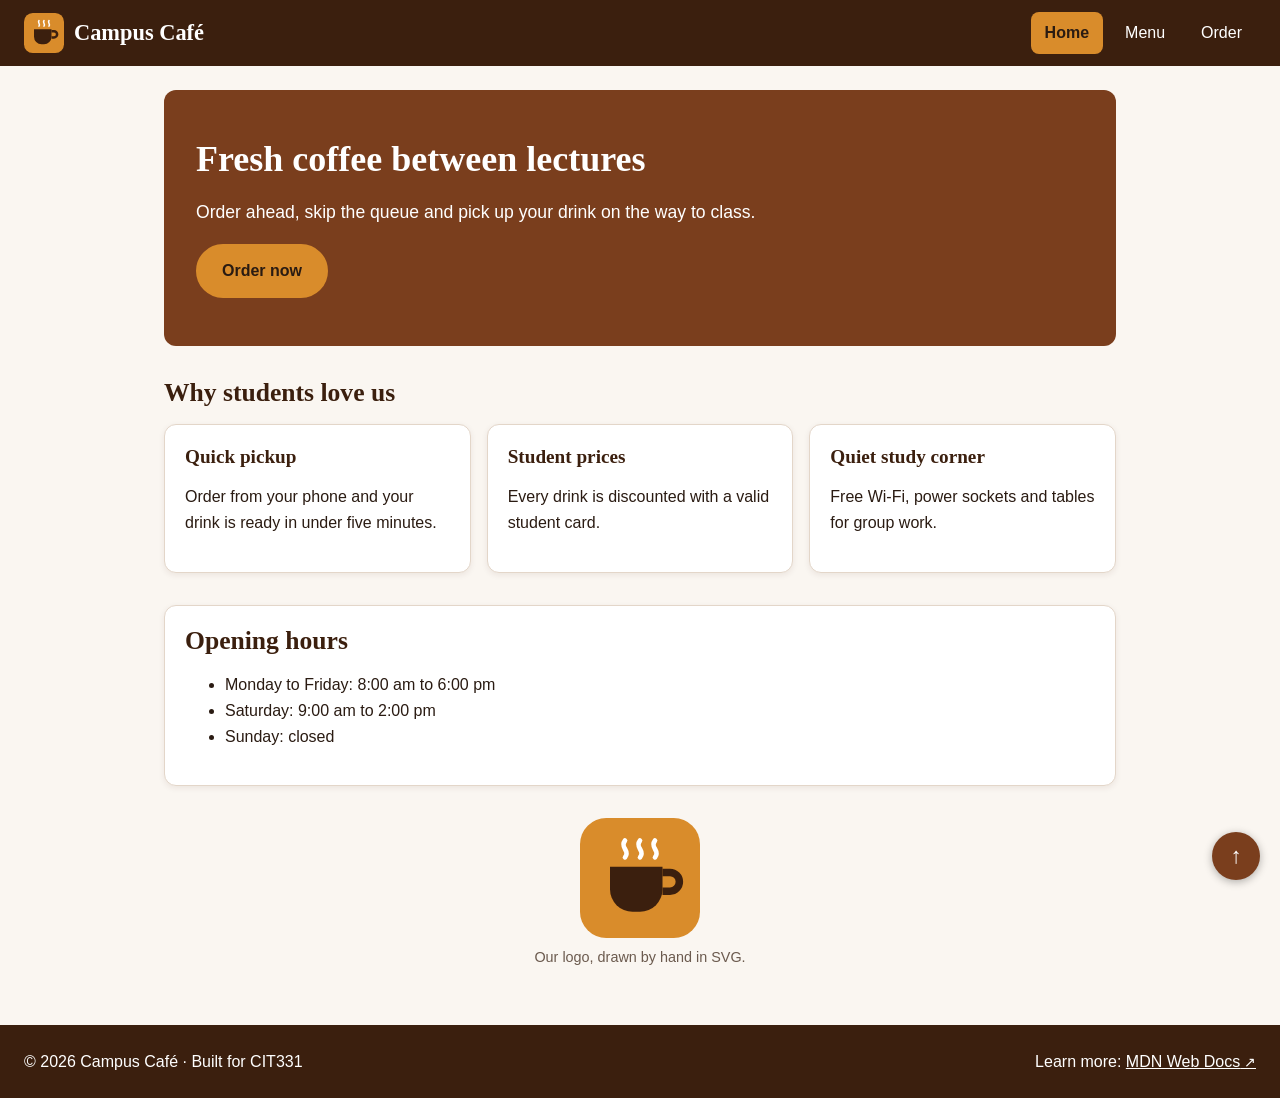
<file: index.html>
<!DOCTYPE html>
<html lang="en">
<head>
  <meta charset="UTF-8">
  <meta name="viewport" content="width=device-width, initial-scale=1.0">
  <meta name="description" content="Campus Café: fresh coffee, snacks and a quiet study space.">
  <title>Campus Café | Home</title>
  <link rel="stylesheet" href="css/styles.css">
</head>
<body id="top">
  <a class="skip-link" href="#main">Skip to main content</a>
 
  <header class="site-header">
    <a class="brand" href="index.html">
      <img src="images/logo.svg" alt="" width="40" height="40">
      <span>Campus Café</span>
    </a>
    <nav aria-label="Main">
      <ul class="nav-list">
        <li><a href="index.html" class="active" aria-current="page">Home</a></li>
        <li><a href="menu.html">Menu</a></li>
        <li><a href="order.html">Order</a></li>
      </ul>
    </nav>
  </header>
 
  <main id="main">
    <section class="hero">
      <h1>Fresh coffee between lectures</h1>
      <p>Order ahead, skip the queue and pick up your drink on the way to class.</p>
      <a class="btn" href="order.html">Order now</a>
    </section>
 
    <section class="highlights">
      <h2>Why students love us</h2>
      <div class="card-row">
        <article class="card">
          <h3>Quick pickup</h3>
          <p>Order from your phone and your drink is ready in under five minutes.</p>
        </article>
        <article class="card">
          <h3>Student prices</h3>
          <p>Every drink is discounted with a valid student card.</p>
        </article>
        <article class="card">
          <h3>Quiet study corner</h3>
          <p>Free Wi-Fi, power sockets and tables for group work.</p>
        </article>
      </div>
    </section>
 
    <aside class="card notice">
      <h2>Opening hours</h2>
      <ul>
        <li>Monday to Friday: <time datetime="08:00">8:00 am</time> to <time datetime="18:00">6:00 pm</time></li>
        <li>Saturday: <time datetime="09:00">9:00 am</time> to <time datetime="14:00">2:00 pm</time></li>
        <li>Sunday: closed</li>
      </ul>
    </aside>
 
    <figure class="logo-figure">
      <img src="images/logo.svg" alt="Campus Café logo: a coffee cup with steam" width="120" height="120">
      <figcaption>Our logo, drawn by hand in SVG.</figcaption>
    </figure>
  </main>
 
  <footer class="site-footer">
    <p>&copy; 2026 Campus Café &middot; Built for CIT331</p>
    <p>Learn more: <a href="https://developer.mozilla.org/" target="_blank" rel="noopener noreferrer">MDN Web Docs</a></p>
  </footer>
 
  <a class="back-to-top" href="#top" aria-label="Back to top">&uarr;</a>
</body>
</html>
</file>
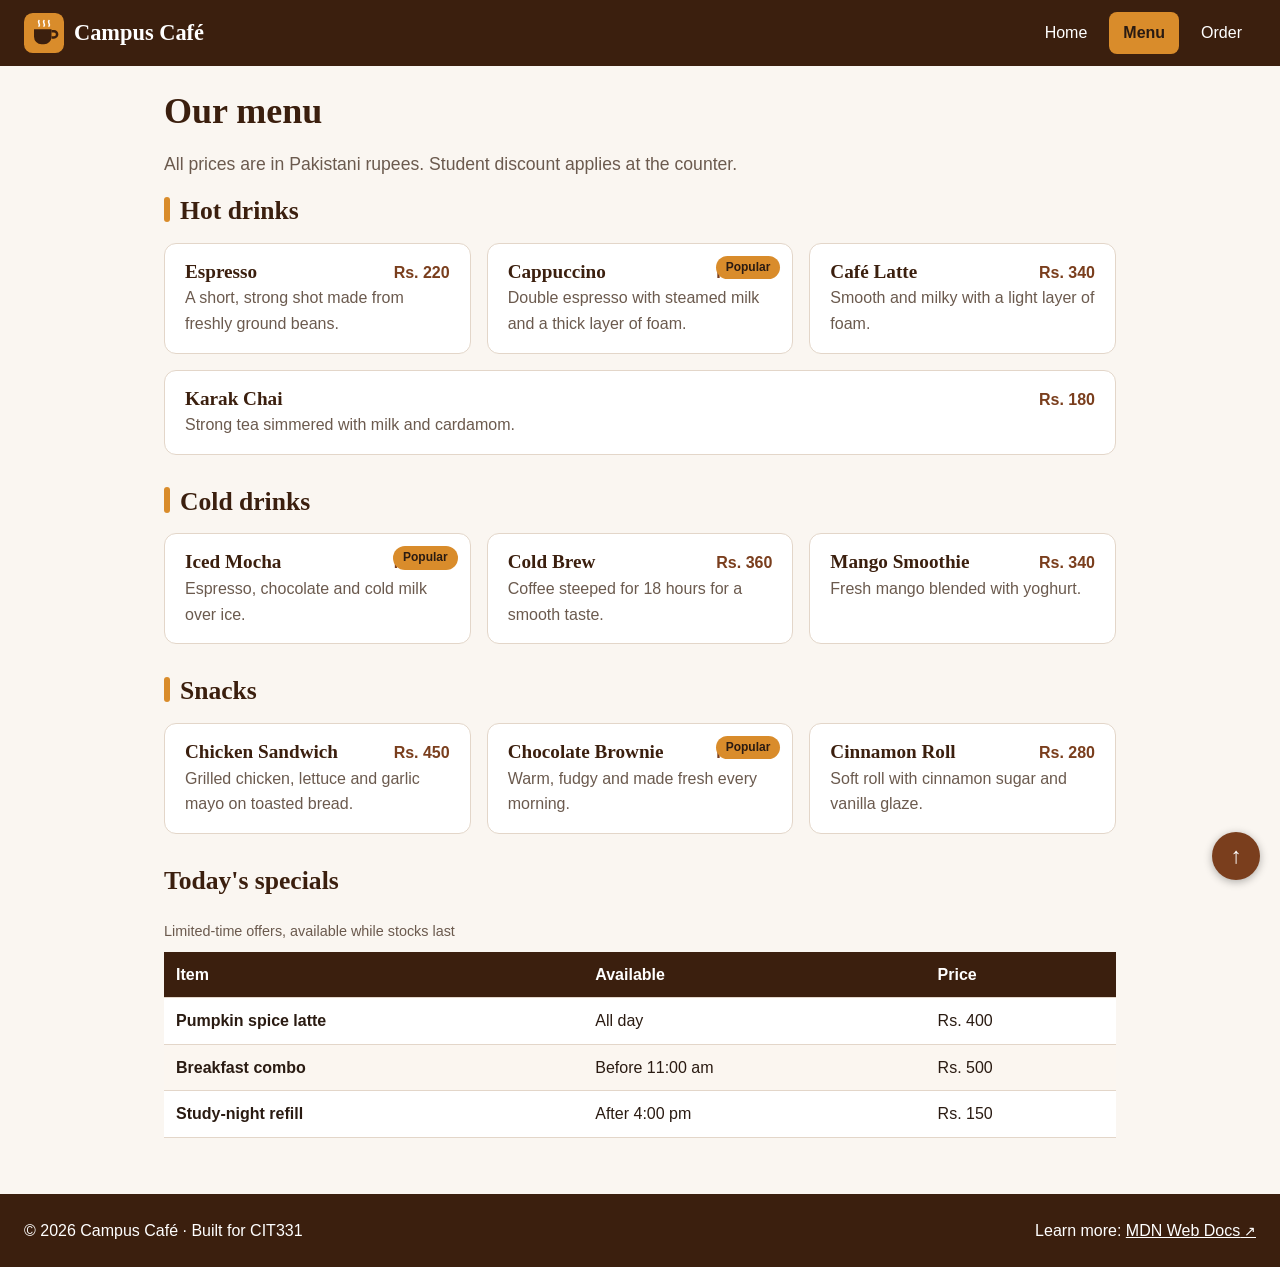
<file: menu.html>
<!DOCTYPE html>
<html lang="en">
<head>
  <meta charset="UTF-8">
  <meta name="viewport" content="width=device-width, initial-scale=1.0">
  <meta name="description" content="The Campus Café menu: hot drinks, cold drinks and snacks.">
  <title>Campus Café | Menu</title>
  <link rel="stylesheet" href="css/styles.css">
</head>
<body id="top">
  <a class="skip-link" href="#main">Skip to main content</a>
 
  <header class="site-header">
    <a class="brand" href="index.html">
      <img src="images/logo.svg" alt="" width="40" height="40">
      <span>Campus Café</span>
    </a>
    <nav aria-label="Main">
      <ul class="nav-list">
        <li><a href="index.html">Home</a></li>
        <li><a href="menu.html" class="active" aria-current="page">Menu</a></li>
        <li><a href="order.html">Order</a></li>
      </ul>
    </nav>
  </header>
 
  <main id="main">
    <h1>Our menu</h1>
    <p>All prices are in Pakistani rupees. Student discount applies at the counter.</p>
 
   <section class="menu-group">
      <h2>Hot drinks</h2>
      <div class="menu-list">
        <article class="menu-item">
          <div class="item-head">
            <h3>Espresso</h3>
            <span class="price">Rs. 220</span>
          </div>
          <p>A short, strong shot made from freshly ground beans.</p>
        </article>
        <article class="menu-item">
          <span class="badge">Popular</span>
          <div class="item-head">
            <h3>Cappuccino</h3>
            <span class="price">Rs. 320</span>
          </div>
          <p>Double espresso with steamed milk and a thick layer of foam.</p>
        </article>
        <article class="menu-item">
          <div class="item-head">
            <h3>Caf&eacute; Latte</h3>
            <span class="price">Rs. 340</span>
          </div>
          <p>Smooth and milky with a light layer of foam.</p>
        </article>
        <article class="menu-item">
          <div class="item-head">
            <h3>Karak Chai</h3>
            <span class="price">Rs. 180</span>
          </div>
          <p>Strong tea simmered with milk and cardamom.</p>
        </article>
      </div>
    </section>

      <!-- Step 2.4: add the Cold drinks and Snacks sections here -->

    <section class="menu-group">
      <h2>Cold drinks</h2>
      <div class="menu-list">
        <article class="menu-item">
            <span class="badge">Popular</span>
          <div class="item-head">
            <h3>Iced Mocha</h3>
            <span class="price">Rs. 380</span>
          </div>
          <p>Espresso, chocolate and cold milk over ice.</p>
        </article>
        <article class="menu-item">
          <div class="item-head">
            <h3>Cold Brew</h3>
            <span class="price">Rs. 360</span>
          </div>
          <p>Coffee steeped for 18 hours for a smooth taste.</p>
        </article>
        <article class="menu-item">
          <div class="item-head">
            <h3>Mango Smoothie</h3>
            <span class="price">Rs. 340</span>
          </div>
          <p>Fresh mango blended with yoghurt.</p>
        </article>
      </div>
    </section>

    
    <section class="menu-group">
        <h2>Snacks</h2>
        <div class="menu-list">
            <article class="menu-item">
            <div class="item-head">
                <h3>Chicken Sandwich</h3>
                <span class="price">Rs. 450</span>
            </div>
            <p>Grilled chicken, lettuce and garlic mayo on toasted bread.</p>
            </article>
            <article class="menu-item">
            <span class="badge">Popular</span>
            <div class="item-head">
                <h3>Chocolate Brownie</h3>
                <span class="price">Rs. 250</span>
            </div>
            <p>Warm, fudgy and made fresh every morning.</p>
            </article>
            <article class="menu-item">
            <div class="item-head">
                <h3>Cinnamon Roll</h3>
                <span class="price">Rs. 280</span>
            </div>
            <p>Soft roll with cinnamon sugar and vanilla glaze.</p>
            </article>
        </div>
        </section>
        
        <section class="specials">
      <h2>Today's specials</h2>
      <div class="table-wrap">
        <table>
          <caption>Limited-time offers, available while stocks last</caption>
          <thead>
            <tr>
              <th scope="col">Item</th>
              <th scope="col">Available</th>
              <th scope="col">Price</th>
            </tr>
          </thead>
          <tbody>
            <tr><th scope="row">Pumpkin spice latte</th><td>All day</td><td>Rs. 400</td></tr>
            <tr><th scope="row">Breakfast combo</th><td>Before 11:00 am</td><td>Rs. 500</td></tr>
            <tr><th scope="row">Study-night refill</th><td>After 4:00 pm</td><td>Rs. 150</td></tr>
          </tbody>
        </table>
      </div>
    </section>
  </main>
 
  <footer class="site-footer">
    <p>&copy; 2026 Campus Caf&eacute; &middot; Built for CIT331</p>
    <p>Learn more: <a href="https://developer.mozilla.org/" target="_blank" rel="noopener noreferrer">MDN Web Docs</a></p>
  </footer>
 
  <a class="back-to-top" href="#top" aria-label="Back to top">&uarr;</a>
</body>
</html>
</file>
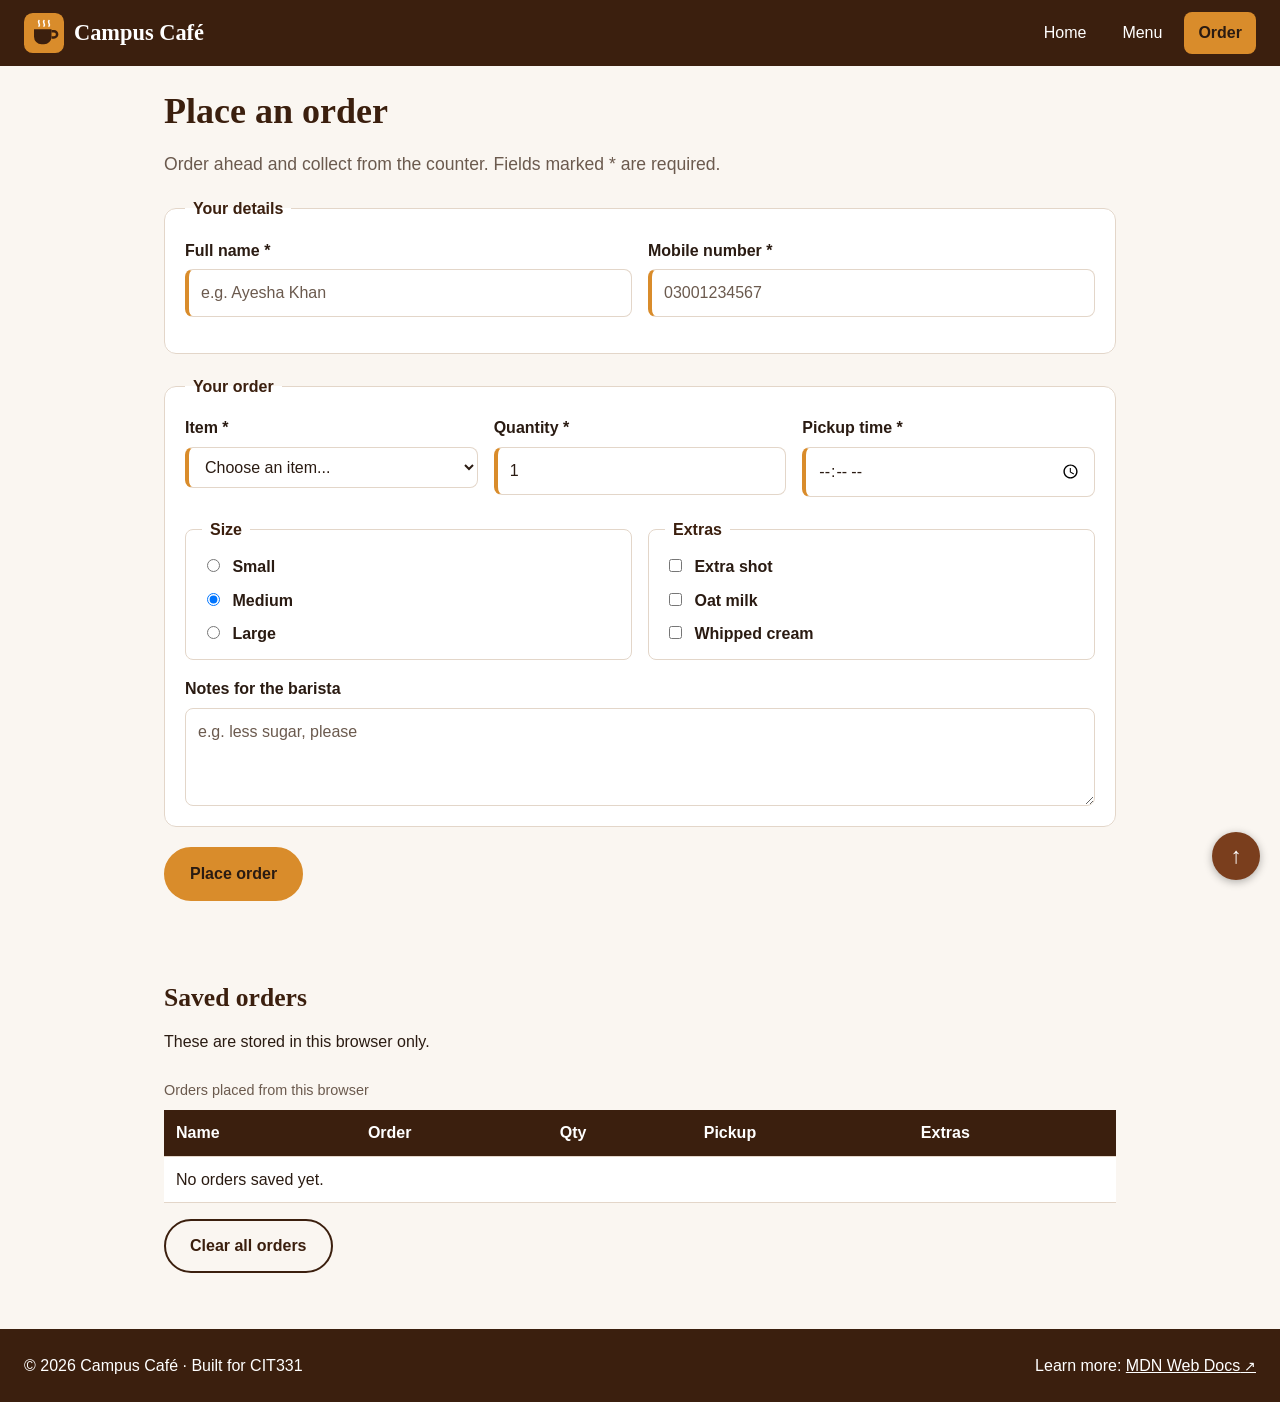
<file: order.html>
<!DOCTYPE html>
<html lang="en">
<head>
  <meta charset="UTF-8">
  <meta name="viewport" content="width=device-width, initial-scale=1.0">
  <meta name="description" content="Order ahead from Campus Café and collect at the counter.">
  <title>Campus Café | Order</title>
  <link rel="stylesheet" href="css/styles.css">
  <script src="js/order.js" defer></script>
</head>
<body id="top">
  <a class="skip-link" href="#main">Skip to main content</a>
  <header class="site-header">
    <a class="brand" href="index.html">
      <img src="images/logo.svg" alt="" width="40" height="40">
      <span>Campus Café</span>
    </a>
    <nav aria-label="Main">
      <ul class="nav-list">
        <li><a href="index.html">Home</a></li>
        <li><a href="menu.html">Menu</a></li>
        <li><a href="order.html" class="active" aria-current="page">Order</a></li>
      </ul>
    </nav>
  </header>
 
  <main id="main">
  <h1>Place an order</h1>
  <p>Order ahead and collect from the counter. Fields marked * are required.</p>
 
  <form id="order-form" action="#" method="post">
    <fieldset>
      <legend>Your details</legend>
      <div class="form-row">
        <div class="field">
          <label for="name">Full name *</label>
          <input type="text" id="name" name="name" required minlength="3"
                 maxlength="50" placeholder="e.g. Ayesha Khan" autocomplete="name">
        </div>
        <div class="field">
          <label for="phone">Mobile number *</label>
          <input type="tel" id="phone" name="phone" required pattern="03[0-9]{9}"
                 title="11 digits starting with 03, for example 03001234567"
                 placeholder="03001234567" autocomplete="tel">
        </div>
      </div>
    </fieldset>
 
    <fieldset>
      <legend>Your order</legend>
      <div class="form-row">
        <div class="field">
          <label for="item">Item *</label>
          <select id="item" name="item" required>
            <option value="">Choose an item...</option>
            <option>Espresso</option>
            <option>Cappuccino</option>
            <option>Cafe Latte</option>
            <option>Karak Chai</option>
            <option>Iced Mocha</option>
            <option>Cold Brew</option>
            <option>Mango Smoothie</option>
            <option>Chicken Sandwich</option>
            <option>Chocolate Brownie</option>
            <option>Cinnamon Roll</option>
          </select>
        </div>
        <div class="field">
          <label for="qty">Quantity *</label>
          <input type="number" id="qty" name="qty" required min="1" max="10" value="1">
        </div>
        <div class="field">
          <label for="pickup">Pickup time *</label>
          <input type="time" id="pickup" name="pickup" required min="08:00" max="18:00">
        </div>
      </div>
 
      <div class="form-row">
        <fieldset class="choice">
          <legend>Size</legend>
          <label><input type="radio" name="size" value="Small"> Small</label>
          <label><input type="radio" name="size" value="Medium" checked> Medium</label>
          <label><input type="radio" name="size" value="Large"> Large</label>
        </fieldset>
        <fieldset class="choice">
          <legend>Extras</legend>
          <label><input type="checkbox" name="extras" value="Extra shot"> Extra shot</label>
          <label><input type="checkbox" name="extras" value="Oat milk"> Oat milk</label>
          <label><input type="checkbox" name="extras" value="Whipped cream"> Whipped cream</label>
        </fieldset>
      </div>
 
      <div class="field">
        <label for="notes">Notes for the barista</label>
        <textarea id="notes" name="notes" rows="3" maxlength="200"
                  placeholder="e.g. less sugar, please"></textarea>
      </div>
    </fieldset>
 
    <button type="submit" class="btn">Place order</button>
    <p id="message" role="status" aria-live="polite"></p>
  </form>
 
  <section class="saved-orders">
    <h2>Saved orders</h2>
    <p>These are stored in this browser only.</p>
    <div class="table-wrap">
      <table>
        <caption>Orders placed from this browser</caption>
        <thead>
          <tr>
            <th scope="col">Name</th>
            <th scope="col">Order</th>
            <th scope="col">Qty</th>
            <th scope="col">Pickup</th>
            <th scope="col">Extras</th>
          </tr>
        </thead>
        <tbody id="orders-body"></tbody>
      </table>
    </div>
    <button type="button" id="clear-orders" class="btn btn-secondary">Clear all orders</button>
  </section>
</main>

 
  <footer class="site-footer">
    <p>&copy; 2026 Campus Café &middot; Built for CIT331</p>
    <p>Learn more: <a href="https://developer.mozilla.org/" target="_blank" rel="noopener noreferrer">MDN Web Docs</a></p>
  </footer>
 
  <a class="back-to-top" href="#top" aria-label="Back to top">&uarr;</a>
</body>
</html>
</file>
<file: css/styles.css>
/* ===== Campus Café: styles.css ===== */
 
/* ---------- 1. Reset, tokens and base typography ---------- */
*, *::before, *::after {
  box-sizing: border-box;
}
 
:root {
  --brand: #7a3e1d;
  --brand-dark: #3b1f0e;
  --accent: #d98c2b;
  --bg: #faf6f1;
  --surface: #ffffff;
  --text: #2a1b12;
  --muted: #6b5a4e;
  --border: #e3d6c9;
  --space: 16px;
  --radius: 12px;
}
 
body {
  margin: 0;
  font-family: "Segoe UI", Arial, sans-serif;
  font-size: 1rem;
  line-height: 1.6;
  color: var(--text);
  background: var(--bg);
}

/* ---------- 2. Headings, links, focus ---------- */
h1, h2, h3 {
  font-family: Georgia, "Times New Roman", serif;
  color: var(--brand-dark);
  line-height: 1.2;
}
h1 { font-size: 2.25rem; margin: 0 0 var(--space); }
h2 { font-size: 1.6rem;  margin: 0 0 var(--space); }
h3 { font-size: 1.2rem;  margin: 0 0 8px; }
 
a { color: var(--brand); }
a:hover {
  color: var(--brand-dark);
  text-decoration-thickness: 3px;
}
 
a:focus-visible,
button:focus-visible,
input:focus-visible,
select:focus-visible,
textarea:focus-visible {
  outline: 3px solid var(--brand);
  outline-offset: 3px;
}

/* ---------- 3. Page shell ---------- */
#main {
  max-width: 1000px;
  margin: 0 auto;
  padding: 24px;
}
main > section,
main > aside,
main > figure {
  margin: 0 0 32px;
}
h1 + p {
  font-size: 1.1rem;
  color: var(--muted);
}
 
/* ---------- 4. Header and navigation ---------- */

.brand {
  color: #fff;
  text-decoration: none;
  font-family: Georgia, "Times New Roman", serif;
  font-size: 1.4rem;
  font-weight: 700;
}
.nav-list {
  list-style: none;
  margin: 12px 0 0;
  padding: 0;
}
.nav-list li { display: inline-block; }
.nav-list a {
  display: inline-block;
  color: #fff;
  text-decoration: none;
  padding: 8px 14px;
  border-radius: 8px;
}
.nav-list a:not(.active):hover {
  background: rgba(255, 255, 255, 0.18);
}
.nav-list a.active {
  background: var(--accent);
  color: var(--text);
  font-weight: 700;
}
 
/* ---------- 5. Footer ---------- */
.site-footer {
  background: var(--brand-dark);
  color: #fff;
  padding: 20px 24px;
}
.site-footer p { margin: 4px 0; }
.site-footer a { color: #fff; }

/* ---------- 6. Hero, buttons, cards ---------- */
.hero {
  background: var(--brand);
  color: #fff;
  padding: 48px 32px;
  border-radius: var(--radius);
}
.hero h1,
.hero p {
  color: #fff;
}
.hero h1 { margin-bottom: 12px; }
 
.btn {
  display: inline-block;
  background: var(--accent);
  color: var(--text);
  font: inherit;
  font-weight: 700;
  padding: 12px 24px;
  border: 2px solid var(--accent);
  border-radius: 999px;
  text-decoration: none;
  cursor: pointer;
}
.btn:hover {
  background: var(--brand-dark);
  border-color: var(--brand-dark);
  color: #fff;
}
.btn-secondary {
  background: transparent;
  color: var(--brand-dark);
  border-color: var(--brand-dark);
}
.btn-secondary:hover {
  background: var(--brand-dark);
  color: #fff;
}
 
.card {
  background: var(--surface);
  border: 1px solid var(--border);
  border-radius: var(--radius);
  padding: 20px;
  box-shadow: 0 2px 6px rgba(59, 31, 14, 0.08);
}
.logo-figure { text-align: center; }
figcaption { color: var(--muted); font-size: 0.9rem; }

/* ---------- 7. Menu, tables ---------- */
.menu-group h2::before {
  content: "";
  display: inline-block;
  width: 6px;
  height: 1em;
  margin-right: 10px;
  background: var(--accent);
  border-radius: 3px;
  vertical-align: -0.12em;
}
.menu-item {
  background: var(--surface);
  border: 1px solid var(--border);
  border-radius: var(--radius);
  padding: 16px 20px;
  margin-bottom: 16px;
}
.menu-item p { margin: 0; color: var(--muted); }
.item-head h3 { margin: 0; }
.price { font-weight: 700; color: var(--brand); }
 
table {
  width: 100%;
  border-collapse: collapse;
  background: var(--surface);
}
caption {
  text-align: left;
  padding: 8px 0;
  color: var(--muted);
  font-size: 0.9rem;
}
th, td {
  text-align: left;
  padding: 10px 12px;
  border-bottom: 1px solid var(--border);
}
thead th {
  background: var(--brand-dark);
  color: #fff;
}
tbody th { font-weight: 600; }
tbody tr:nth-child(even) { background: #fbf6f0; }
 
/* ---------- 8. Attribute selectors and pseudo-elements ---------- */
a[href^="http"]::after {
  content: " \2197";
  font-size: 0.85em;
}

/* ---------- 9. Forms ---------- */
form > fieldset {
  background: var(--surface);
  border: 1px solid var(--border);
  border-radius: var(--radius);
  padding: 16px 20px;
  margin: 0 0 20px;
}
legend {
  font-weight: 700;
  padding: 0 8px;
  color: var(--brand-dark);
}
label { font-weight: 600; }
 
input, select, textarea {
  font: inherit;
  width: 100%;
  padding: 10px 12px;
  border: 1px solid var(--border);
  border-radius: 8px;
  background: #fff;
  color: var(--text);
}
input[type="radio"],
input[type="checkbox"] {
  width: auto;
  margin-right: 8px;
}
input[required],
select[required] {
  border-left: 4px solid var(--accent);
}
input[placeholder]:not(:placeholder-shown):invalid {
  border-color: #b3261e;
}
::placeholder {
  color: var(--muted);
  opacity: 1;
}
#message {
  min-height: 1.6em;
  font-weight: 600;
  color: #0a6b50;
}
/* ---------- 10. Positioning ---------- */
 
/* sticky: stays at the top while the page scrolls */

 
/* absolute: placed inside its nearest positioned parent */
.menu-item { position: relative; }
.badge {
  position: absolute;
  top: 12px;
  right: 12px;
  background: var(--accent);
  color: var(--text);
  font-size: 0.75rem;
  font-weight: 700;
  padding: 2px 10px;
  border-radius: 999px;
}
 
/* fixed: stays in the corner of the screen */
.back-to-top {
  position: fixed;
  right: 20px;
  bottom: 20px;
  width: 48px;
  height: 48px;
  display: flex;
  align-items: center;
  justify-content: center;
  background: var(--brand);
  color: #fff;
  font-size: 1.4rem;
  text-decoration: none;
  border-radius: 50%;
  box-shadow: 0 2px 8px rgba(0, 0, 0, 0.3);
}
.back-to-top:hover { background: var(--brand-dark); color: #fff; }
 
/* skip link: parked off-screen until it gets keyboard focus */
.skip-link {
  position: absolute;
  left: -9999px;
  top: 0;
}
.skip-link:focus {
  left: 8px;
  top: 8px;
  z-index: 200;
  background: #fff;
  color: var(--brand-dark);
  padding: 8px 14px;
  border-radius: 8px;
}

/* ---------- 11. Flexbox: header, nav, footer ---------- */
.site-header {
  display: flex;
  flex-wrap: wrap;
  align-items: center;
  justify-content: space-between;
  gap: 12px;
  position: sticky;
  top: 0;
  z-index: 100;
  background: var(--brand-dark);
  color: #fff;
  padding: 12px 24px;
}


.brand {
  display: flex;
  align-items: center;
  gap: 10px;
}
.nav-list {
  display: flex;
  gap: 8px;
  margin: 0;
}
 
.site-footer {
  display: flex;
  flex-wrap: wrap;
  align-items: center;
  justify-content: space-between;
  gap: 8px 24px;
}

/* ---------- 12. Flexbox: cards and menu ---------- */
.card-row {
  display: flex;
  flex-wrap: wrap;
  gap: 16px;
}
.card-row > .card {
  flex: 1 1 260px;
}
 
.menu-list {
  display: flex;
  flex-wrap: wrap;
  gap: 16px;
}
.menu-item {
  flex: 1 1 300px;
  margin-bottom: 0;
}
.item-head {
  display: flex;
  justify-content: space-between;
  align-items: baseline;
  gap: 12px;
}
 
/* keep the footer at the bottom of short pages */
body {
  min-height: 100vh;
  display: flex;
  flex-direction: column;
}
#main {
  width: 100%;
  flex: 1;
}

/* ---------- 13. Flexbox: form layout ---------- */
.form-row {
  display: flex;
  flex-wrap: wrap;
  gap: 16px;
  margin-bottom: 16px;
}
.form-row > .field,
.form-row > .choice {
  flex: 1 1 220px;
}
.field {
  display: flex;
  flex-direction: column;
  gap: 6px;
  margin-bottom: 4px;
}
 
fieldset.choice {
  display: flex;
  flex-direction: column;
  gap: 8px;
  margin: 0;
  border: 1px solid var(--border);
  border-radius: 8px;
  padding: 12px 16px;
}
 
.saved-orders { margin-top: 40px; }
.table-wrap { overflow-x: auto; margin-bottom: 16px; }

/* ---------- 14. Responsive ---------- */
img {
  max-width: 100%;
  height: auto;
}
 
@media (max-width: 768px) {
  h1 { font-size: 1.9rem; }
  #main { padding: 16px; }
  .hero { padding: 32px 20px; }
  .site-header { flex-direction: column; align-items: flex-start; }
}
 
@media (max-width: 480px) {
  .nav-list { flex-wrap: wrap; }
  .btn { display: block; width: 100%; text-align: center; }
  .site-footer { flex-direction: column; align-items: flex-start; }
}
</file>
